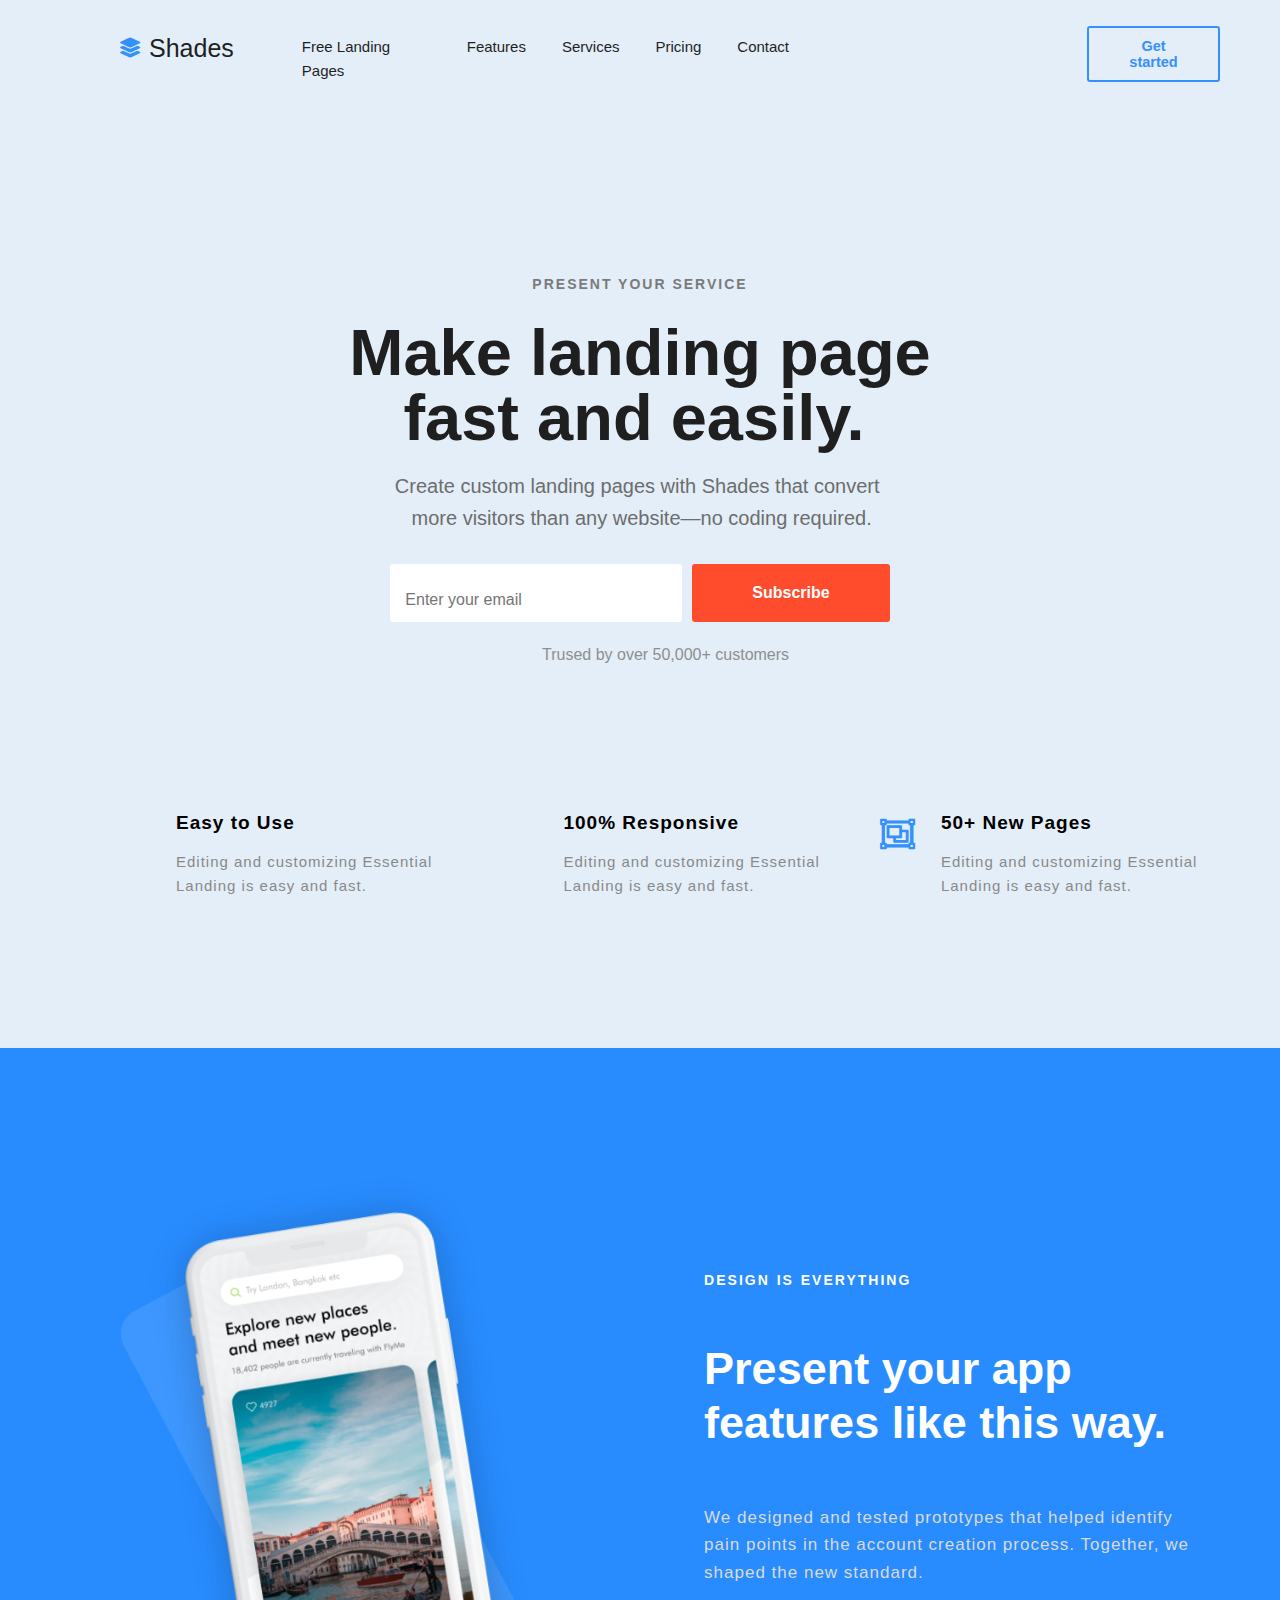
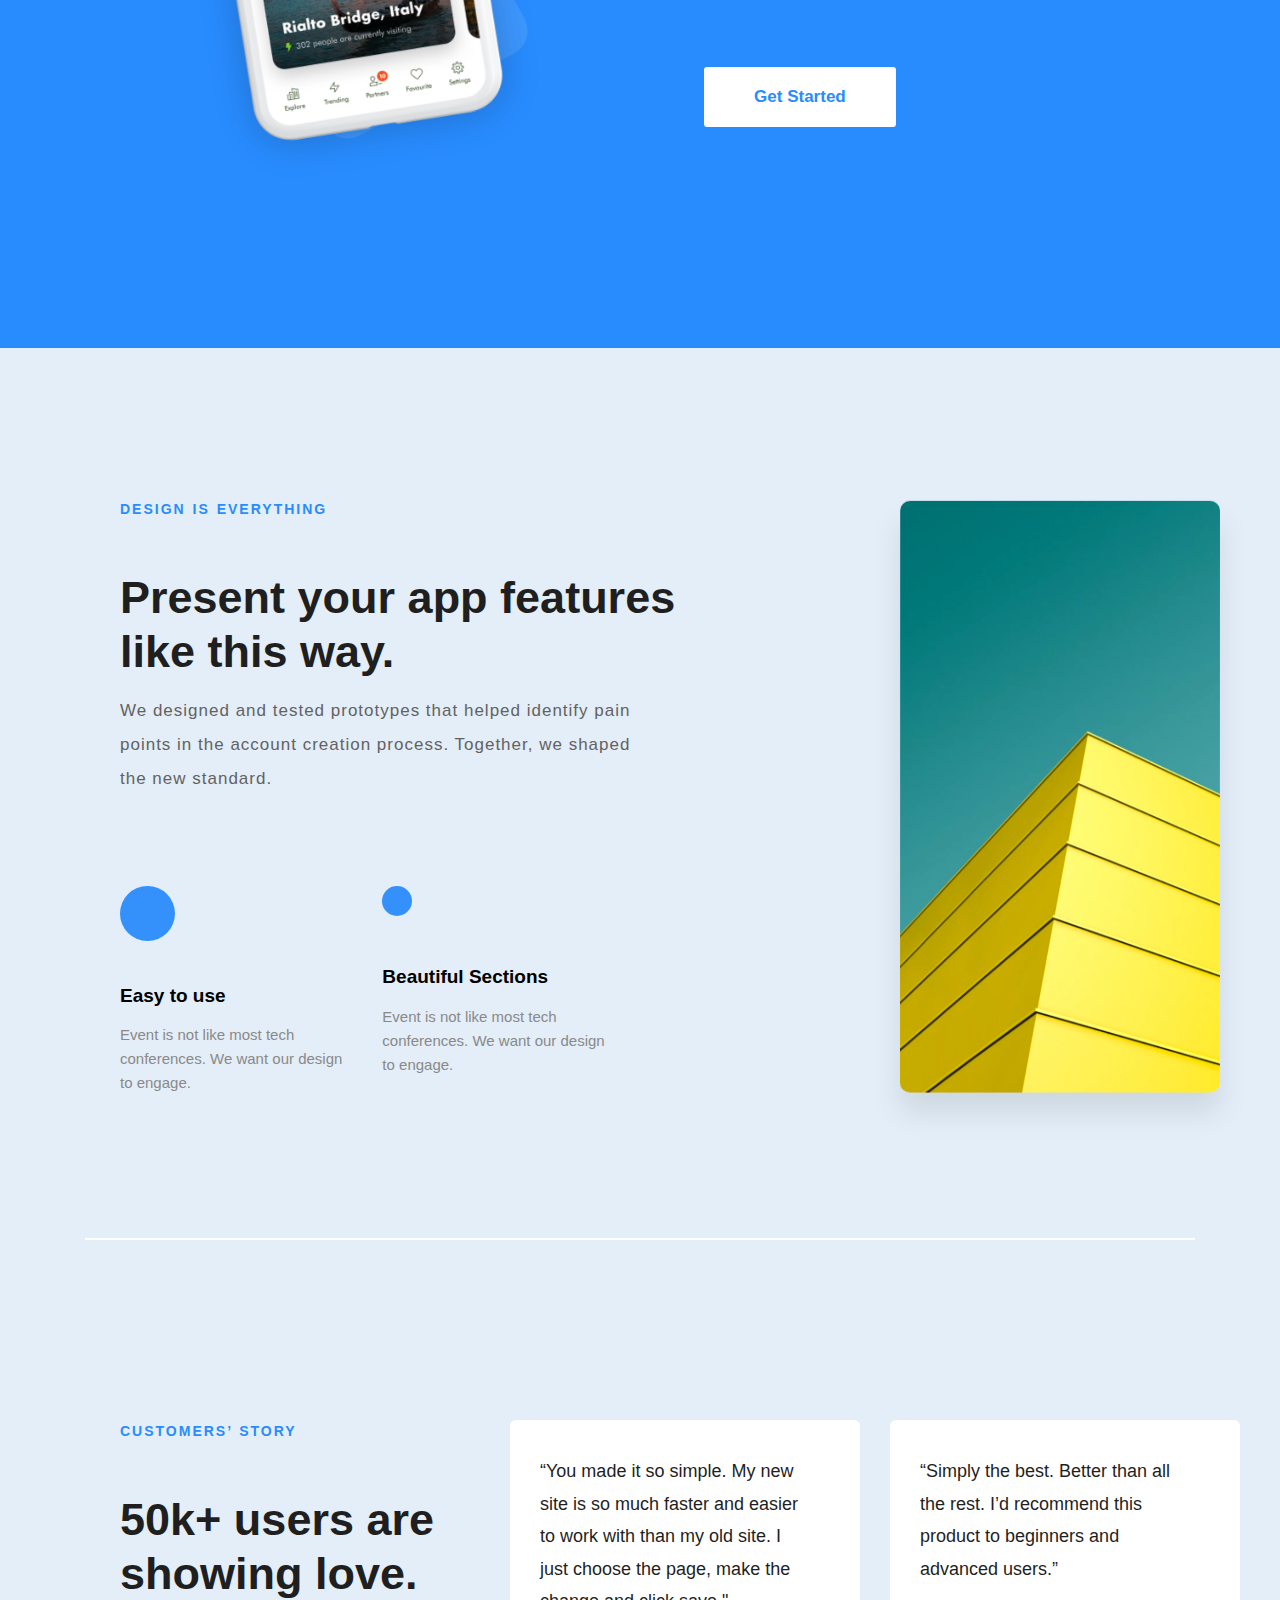
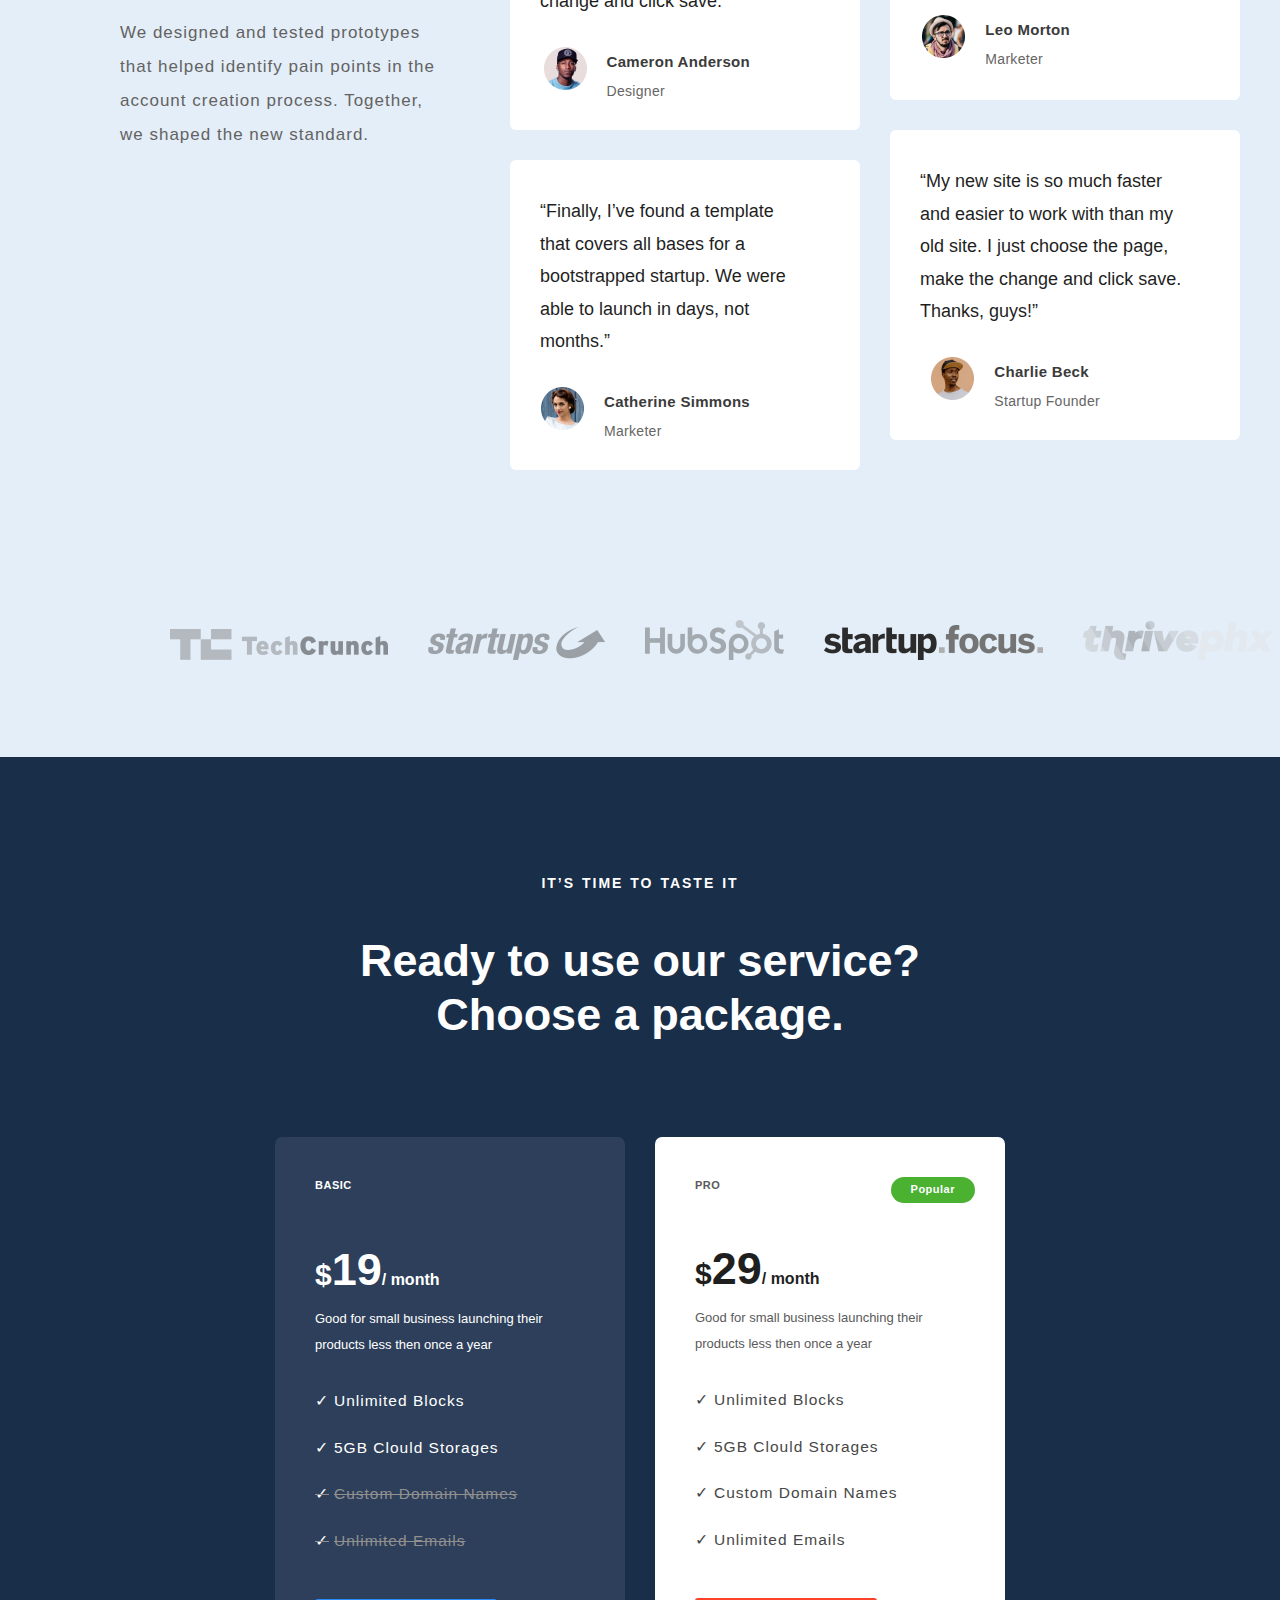
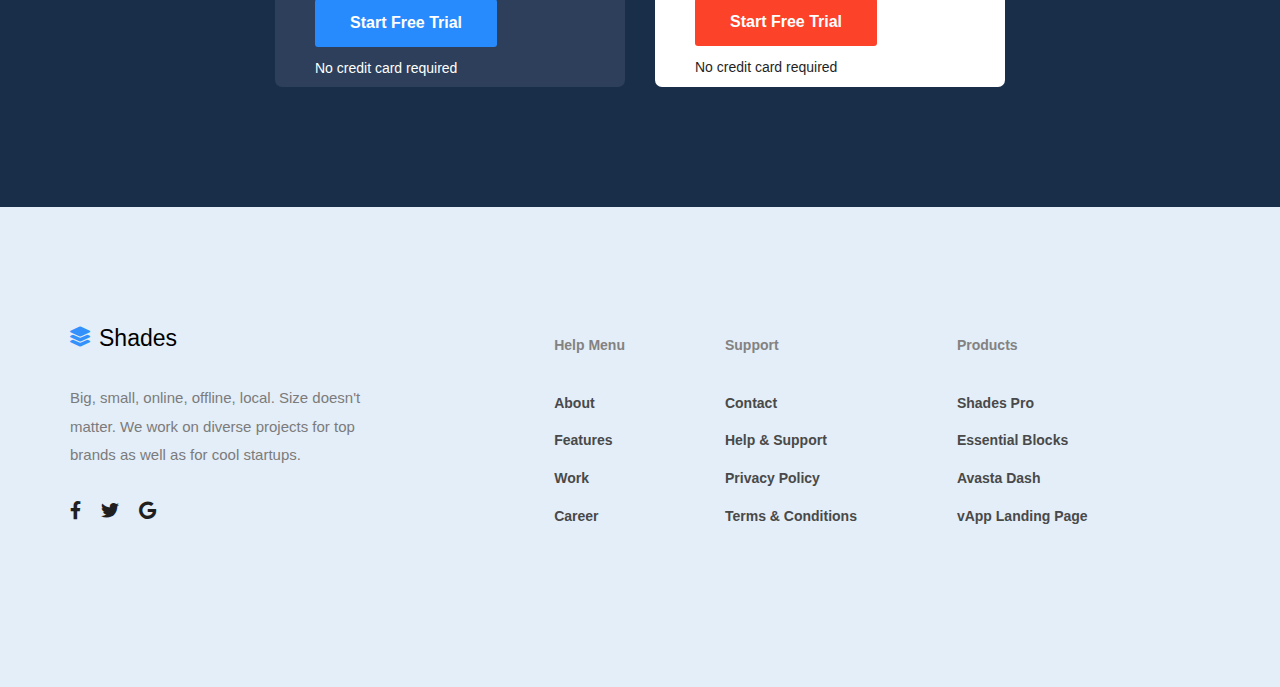
<file: index.html>
<!DOCTYPE html>
<html lang="en">
    <head>
        <title>Landing Page</title>
        <link rel="stylesheet" href="index.css">
        <link rel="stylesheet" href="https://pro.fontawesome.com/releases/v5.10.0/css/all.css">
    </head>
    <body>
        <header>
            <div id="sidebar">
                <div id="start">
                    <i class="fas fa-layer-group"></i>
                    <p>Shades</p>
                </div>
                <nav>
                    <ul class="head">
                        <li class="top">Free Landing Pages</li>
                        <li class="top">Features</li>
                        <li class="top">Services</li>
                        <li class="top">Pricing</li>
                        <li class="top">Contact</li>
                    </ul>
                </nav>
            </div>
            <div>
                <button type="button" id="getstarted">Get started</button>
            </div>
        </header>
            <div id="container">
                <div id="header">
                    <div id="present">
                        <p>PRESENT YOUR SERVICE</p>
                    </div>
                    <div id="make">
                    <p>Make landing page
   fast and easily.</p>
                    </div>
                    <div id="create">
                    <p>Create custom landing pages with Shades that convert 
   more visitors than any website—no coding required.</p>
                    </div>
                    <div id="fieldbutton">
                        <input type="email" placeholder="Enter your email">
                        <button type="button" id="subscribe" inputmode="Subscribe">Subscribe</button>
                    </div>
                    <div id="trusted">
                        <p>Trused by over 50,000+ customers</p>
                    </div>
                    <div id="blocks">
                        <div id="one">
                            <i class="far fa-pen"></i>
                            <div class="column"><p class="bold">Easy to Use</p>
                            <p class="slim">Editing and customizing Essential<br> Landing is easy and fast.</p></div>
                        </div>
                        <div id="two">
                            <i class="far fa-layer-group"></i>
                            <div class="column"><p class="bold">100% Responsive</p>
                            <p class="slim">Editing and customizing Essential<br> Landing is easy and fast.</p></div>
                        </div>
                        <div id="three">
                            <i class="far fa-object-group"></i>
                            <div class="column"><p class="bold">50+ New Pages</p>
                            <p class="slim">Editing and customizing Essential<br> Landing is easy and fast.</p></div>
                        </div>      
                    </div>
            </div>
            <div id="center"> 
                <div id="img1">
                    <img src="images/content01.png" alt="content01">
                </div>
                <div id="text">
                    <div id="design">
                        <p>DESIGN IS EVERYTHING</p>
                    </div>
                    <div id="feature">
                        <h1>Present your app 
features like this way.</h1>
                    </div>
                    <div id="pro">
                        <article>We designed and tested prototypes that helped identify
pain points in the account creation process. Together, we
shaped the new standard.
                        </article>
                    </div>
                    <div id="getstarted11">
                        <button type="button" id="getstarted1">Get Started</button>
                    </div>
                </div>
            </div>
            <div id="center2">
                <div id="text2">
                    <div class="design2">
                        <p>DESIGN IS EVERYTHING</p>
                    </div>
                    <div class="feature2">
                        <p>Present your app features<br> like this way.</p>
                    </div>
                    <div class="pro2">
                        <article>We designed and tested prototypes that helped identify pain<br>
                        points in the account creation process. Together, we shaped<br>
                        the new standard.</article>
                    </div>
                    <div id="blocks2">
                        <div id="one2">
                            <i class="far fa-pen"></i>
                            <p class="bold">Easy to use</p>
                            <p class="slim">Event is not like most tech<br> conferences. 
                        We want our design<br> to engage.</p>
                        </div>
                        <div id="two2">
                            <i class="far fa-draw-square"></i>
                            <p class="bold">Beautiful Sections</p>
                            <p class="slim">Event is not like most tech<br> conferences. 
                            We want our design<br> to engage.</p>
                        </div>
                    </div>
                </div>
                    <div id="img2">
                        <img src="images/content02.png" alt="content02">
                    </div>
            </div>
            <div id="hr"></div>
            <div id="center3">
                <div id="col">
                    <div id="text3">
                        <div class="design2">
                            <p>CUSTOMERS’ STORY</p>
                        </div>
                        <div class="feature2">
                            <p>50k+ users are<br> showing love.</p>
                        </div>
                        <div class="pro2">
                            <article>We designed and tested prototypes<br> that helped identify pain
                            points in the<br> account creation process. Together,<br> we shaped
                            the new standard.</article>
                        </div>
                    </div>
                    <div id="posts">
                        <div class="part">
                            <div id="post1"> 
                                <div class="art">
                                    <article>“You made it so simple. My new<br> site is so much faster 
                                    and easier<br> to work with than my old site. 
                                    I<br> just choose the page, make the<br> change and click save."</article>
                                </div>
                                <div class="nf">
                                    <div class="personal">
                                    <div class="name">
                                            <p>Cameron Anderson</p>
                                    </div>
                                    <div class="job">
                                        <p>Designer</p>
                                    </div>
                                    </div>
                                    <div id="photo">
                                        <img src="images/man1.png" alt="man1">
                                    </div>
                                </div>
                            </div>
                            <div id="post2">
                                <div class="art">
                                    <article>“Finally, I’ve found a template<br> that covers all bases for a<br> bootstrapped startup. 
                                    We were<br> able to launch in days, not<br> months.”</article>
                                </div>
                                <div class="nf">
                                    <div class="personal">
                                        <div class="name">
                                            <p>Catherine Simmons</p>
                                        </div>
                                        <div class="job">
                                            <p>Marketer</p>
                                        </div>
                                    </div>
                                    <div id="photo">
                                        <img src="images/woman.png" alt="woman">
                                    </div>
                                </div>
                            </div>
                        </div>
                        <div class="part">
                            <div id="post3">
                                <div class="art">
                                    <article>“Simply the best. Better than all<br> the rest. 
                                    I’d recommend this<br> product to beginners and<br> advanced users.”</article>
                                </div>
                                <div class="nf">
                                    <div class="personal">
                                        <div class="name">
                                            <p>Leo Morton</p>
                                        </div>
                                        <div class="job">
                                            <p>Marketer</p>
                                        </div>
                                    </div>
                                        <div id="photo">
                                            <img src="images/man.png" alt="man">
                                        </div>
                                </div>
                             </div>
                            <div id="post4">
                                <div class="art">
                                    <article>“My new site is so much faster<br> and easier to work with than my<br> old site. 
                                    I just choose the page,<br> make the change and click save.<br> Thanks, guys!”</article>
                                </div>
                                <div class="nf">
                                    <div class="personal">
                                        <div class="name">
                                            <p>Charlie Beck</p>
                                        </div>
                                        <div class="job">
                                            <p>Startup Founder</p>
                                        </div>
                                    </div>
                                    <div id="photo">
                                        <img src="images/man2.png" alt="man2">
                                    </div>
                                </div>
                            </div>
                        </div>
                </div>
            </div>
                <div id="logos">
                    <div class="logo">
                        <img src="images/logo1.png" alt="logo1">
                    </div>
                    <div class="logo">
                        <img src="images/logo2.png" alt="logo2">
                    </div>
                    <div class="logo">
                        <img src="images/logo3.png" alt="logo3">
                    </div>
                    <div class="logo">
                        <img src="images/logo4.png" alt="logo4">
                    </div>
                    <div class="logo">
                        <img src="images/logo5.png" alt="logo5">
                    </div>
                </div>
            </div>
            
            <div id="footer">
                <div id="text4">
                    <div class="design2">
                        <p>IT’S TIME TO TASTE IT</p>
                    </div>
                    <div class="feature2">
                        <p>Ready to use our service?<br> Choose a package.</p>
                    </div>
                </div>
                <div id="cards">
                <div class="card" id="card1">
                    <div class="basic">
                        <p>BASIC</p>
                    </div>
                    <div class="price">
                        <p class="dollar">$</p>
                        <p class="big">19</p>
                        <p class="small">/ month</p>
                    </div>
                    <div class="good">
                        <article>Good for small business launching 
                        their products less then once a year</article>
                    </div>
                    <div class="ability">
                        <ul class="birds">
                            <li class="full">Unlimited Blocks</li>
                            </li><li class="full">5GB Clould Storages</li>
                            </li><li class="cross">Custom Domain Names</li>
                            </li><li class="cross">Unlimited Emails</li>
                        </ul>
                    </div>
                    <div class="ft">
                        <button type="button" id="trial">Start Free Trial</button>
                    </div>
                    <div>
                        <p>No credit card required</p>
                    </div>
                </div>
                
                <div class="card" id="card2">
                    <div class="basic">
                        <p id="grey">PRO</p>
                        <p id="popular">Popular</p>
                    </div>
                    <div class="price">
                        <p class="dollar">$</p>
                        <p class="big">29</p>
                        <p class="small">/ month</p>
                    </div>
                    <div class="good">
                        <article>Good for small business launching 
                        their products less then once a year</article>
                    </div>
                    <div class="ability">
                        <ul class="birds">
                            <li class="full">Unlimited Blocks</li>
                            <li class="full">5GB Clould Storages</li>
                            <li class="full">Custom Domain Names</li>
                            <li class="full">Unlimited Emails</li>
                        </ul>
                    </div>
                    <div class="ft">
                        <button type="button" id="trial2">Start Free Trial</button>
                    </div>
                    <div>
                        <p>No credit card required</p>
                    </div>
                </div>
                </div>
            </div>

        </div>

        <footer>
            <div id="bottombar">
                <div id="downbar">
                    <div id="blue">
                    <i class="fas fa-layer-group" id="blueone"></i>
                    <h2>Shades</h2>
                    </div>
                    <article>Big, small, online, offline, local. 
                    Size doesn't<br> matter. We work on diverse projects 
                    for top<br> brands as well as for cool startups.
                    </article>
                    <div id="networks">
                        <i class="fab fa-facebook-f" id="uno"></i>
                        <i class="fab fa-twitter" id="dos"></i>
                        <i class="fab fa-google" id="tres"></i>
                    </div>
                </div>
                <div id="navbar">
                    <div id="first">
                        <nav>
                            <ul class="bottom">
                                <li class="heading">Help Menu</li>
                                <li class="items"> <a href="about.html">About</a></li>
                                <li class="items"><a href="">Features</a></li>
                                <li class="items"><a href="">Work</a></li>
                                <li class="items"><a href="">Career</a></li>
                            </ul>
                        </nav>
                    </div>
                    <div id="second">
                        <nav>
                            <ul class="bottom">
                                <li class="heading">Support</li>
                                <li class="items"><a href="">Contact</a></li>
                                <li class="items"><a href="">Help & Support</a></li>
                                <li class="items"><a href="">Privacy Policy</a></li>
                                <li class="items"><a href="">Terms & Conditions</a></li>
                            </ul>
                        </nav>
                    </div>
                    <div id="third">
                        <nav>
                            <ul class="bottom">
                                <li class="heading">Products</li>
                                <li class="items"><a href="">Shades Pro</a></li>
                                <li class="items"><a href="">Essential Blocks</a></li>
                                <li class="items"><a href="">Avasta Dash</a></li>
                                <li class="items"><a href="">vApp Landing Page</a></li>
                            </ul>
                        </nav>
                    </div>
                </div>
            </div>
        </footer>
    </body>
</html>
</file>
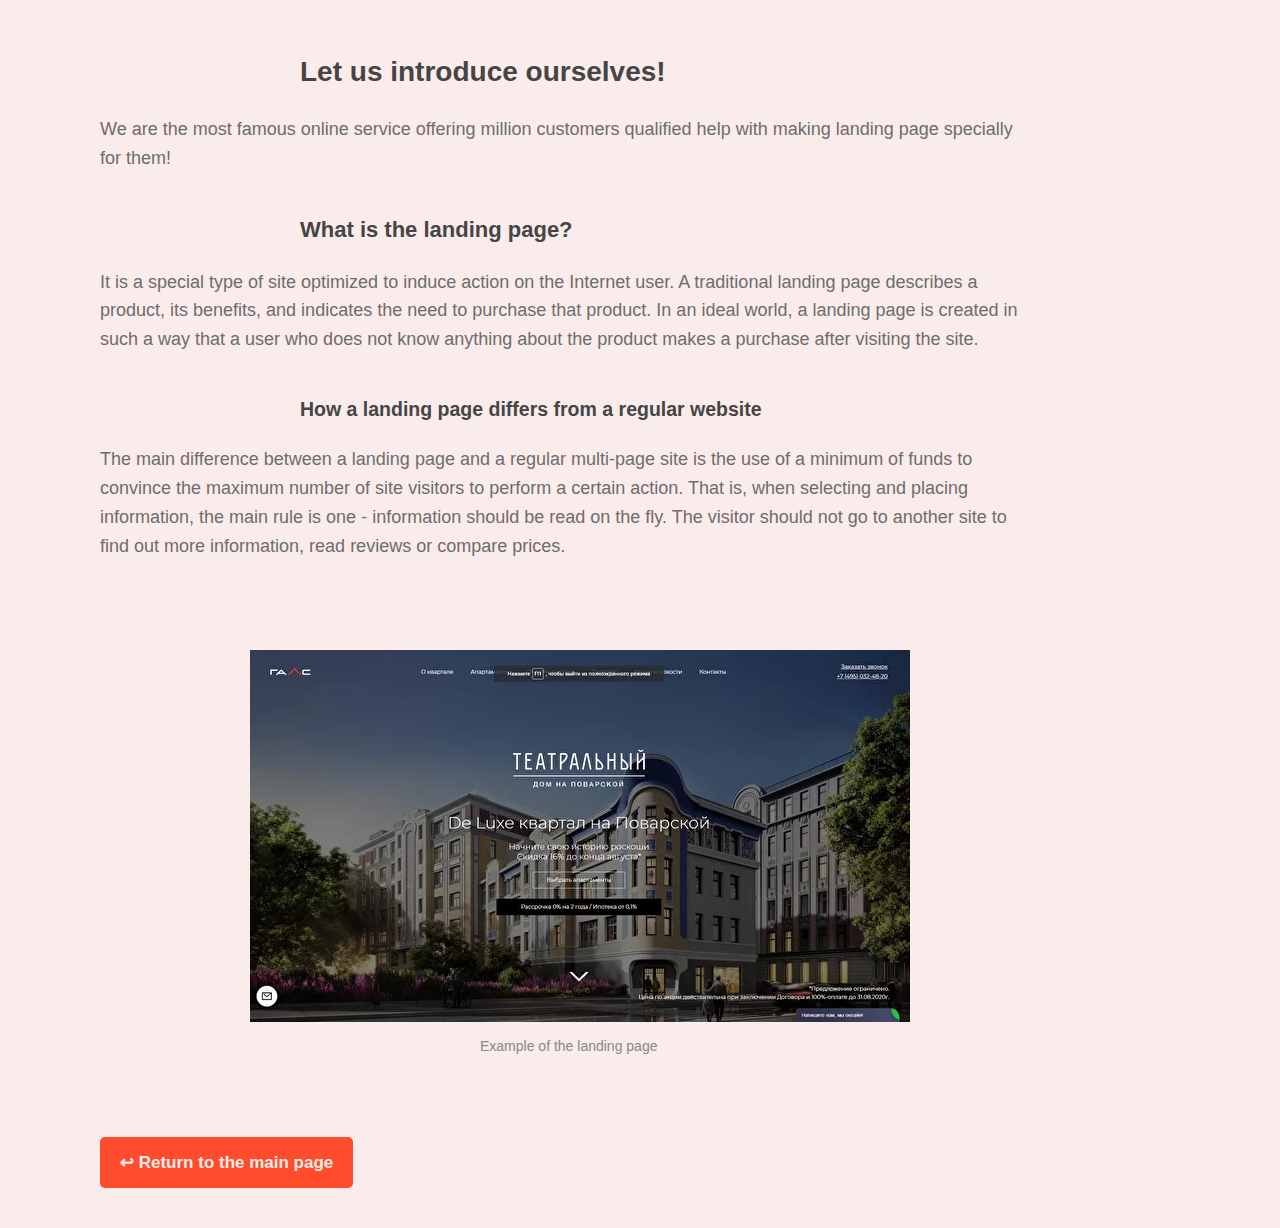
<file: about.html>
<!DOCTYPE html>
<html lang="en">
<head>
    <title>About Us</title>
    <link rel="stylesheet" href="about.css">
</head>
<body>
    <div id="all">
        <div id="info">
            <div class="text">
                <h1>
                    Let us introduce ourselves!
                </h1>
                <p>
                    We are the most famous online service 
                    offering million customers qualified help with 
                    making landing page specially for them!
                </p>
            </div>
            <div class="text">
                <h2>
                    What is the landing page?
                </h2>
                <p>
                    It is a special type of site optimized to 
                    induce action on the Internet user. A 
                    traditional landing page describes a product, 
                    its benefits, and indicates the need to 
                    purchase that product. In an ideal world, a 
                    landing page is created in such a way that a 
                    user who does not know anything about the 
                    product makes a purchase after visiting the 
                    site.
                </p>
            </div>
            <div class="text">
                <h3>
                    How a landing page differs from a regular 
                    website
                </h3>
                <p>
                    The main difference between a landing page 
                    and a regular multi-page site is the use of a 
                    minimum of funds to convince the maximum 
                    number of site visitors to perform a certain 
                    action. That is, when selecting and placing 
                    information, the main rule is one - 
                    information should be read on the fly. The 
                    visitor should not go to another site to find 
                    out more information, read reviews or compare 
                    prices.
                </p>
            </div>
        </div>
        <div id="img">
            <img src="images/Example-2.webp" alt="example-2">
            <figure>Example of the landing page</figure>
        </div>
        <div id="ref">
            <button type="button"><a href="index.html"> &#8617; Return to the main page</a></button>
        </div>
    </div>
</body>
</html>
</file>
<file: index.css>
* {
	margin: 0;
	padding: 0;
    box-sizing: border-box;
}

html {
    -webkit-text-size-adjust: 100%;
    -webkit-tap-highlight-color: transparent;
}

body {
    font-family: "Karla", sans-serif;
    font-size: 14px;
    line-height: 1.6;
    color: #1f1f1f;
    background: #e3eef8;
}

header {
    display: flex;
}

div#start {
    display: flex;
    padding: 28px 50px 0 120px;
    font-size: 25px;
}

div#start i {
    color: #3491fc;
    font-size: 20px;
    line-height: 2;
    padding-right: 9px;
}

div#sidebar {
    font-size: 15px;
    display: flex;
}

ul.head {
    list-style-type: none;
    margin: 0;
    padding: 0;
    display: flex;
}

li.top {
    float: left;
    padding: 35px 18px 0;
}

button#getstarted {
    font-size: 14.5px;
    background: #e3eef8;
    font-weight: 700;
    color: #3491fc;
    border: 2px solid #3491fc;
    padding: 10px 28px;
    margin: 26px 60px 0 280px;
    border-radius: 3px;
}

div#container {
    padding-top: 190px;
    padding-bottom: 120px;
}

div#present {
    letter-spacing: 2px;
    padding-bottom: 25px;
    display: flex;
    justify-content: center;
    font-weight: bold;
    color: rgb(122, 122, 122);
}

div#make {
    font-weight: 600;
    line-height: 1;
    display: flex;
    justify-content: center;
    font-size: 65px;
    white-space: pre;
    padding-bottom: 20px;
}

div#create {
    font-size: 20px;
    color: rgb(109, 109, 109);
    justify-content: center;
    display: flex;
    white-space: pre;
    margin-bottom: 20px;
}

div#fieldbutton {
    display: flex;
    padding-top: 10px;
    padding-bottom: 20px;
    justify-content: center;
}

input {
    text-align: match-parent;
    padding: 20px 70px 8px 15px;
    margin-right: 10px;
    border: 0;
    border: none;
    font: inherit;
    font-size: 16px;
    color: rgb(160, 159, 159);
    border-radius: 3px;
}

button#subscribe {
    max-height: 60px;
    border-radius: 3px;
    font-size: 16px;
    background: #ff4c2d;
    font-weight: 700;
    color: white;
    border: none;
    padding: 20px 60px;
}

div#trusted {
    font-size: 16px;
    color: rgb(143, 143, 143);
    padding: 0 0 140px 542px;
}

div#blocks {
    margin-left: 95px;
    display: flex;
    padding: 0 20px 150px 20px;
    letter-spacing: 1px;
}

div#one {
    padding: 0 60px 0 0;
    display: flex;
}

div#one i {
    color: #3491fc;
    font-size: 35px;
    padding-right: 25px;
    line-height: 1.5;
}

div#two {
    padding: 0 60px 0 10px;
    display: flex;
}

div#two i {
    color: #3491fc;
    font-size: 35px;
    padding-right: 25px;
    line-height: 1.5;
}

div#three {
    display: flex;
}

div#three i {
    color: #3491fc;
    font-size: 35px;
    line-height: 1.5;
    padding-right: 25px;
}

div#center {
    display: flex;
    max-height: 900px;
    background: rgb(40, 140, 255);
    width: 100%;
}

div#img1 {
    display: flex;
    margin: 130px 0 170px 120px;
    max-height: 640px;
}

div#text {
    color: white;
    margin: auto;
}

div#design p{
    padding-bottom: 50px;
    letter-spacing: 2px;
    word-spacing: 1px;
    font-weight: bolder;
}

div#feature h1{
    font-size: 45px;
    white-space: pre;
    line-height: 1.2;
}

div#pro {
    white-space: pre;
    font-size: 17px;
    color: rgb(218, 218, 218);
    letter-spacing: 1px;
}

button#getstarted1 {
    font-weight: bolder;
    font-size: 17px;
    color: rgb(40, 140, 255);
    background: white;
    padding: 20px 50px;
    border: none;
    border-radius: 3px;
}

div#img2 {
    display: flex;
    margin: 150px 0 100px 0;
    max-height: 640px;
}

div#text2 {
    float: left;
    margin: auto 200px auto 120px;
}

div.design2 {
    padding-bottom: 50px; /* text decoration */
    letter-spacing: 2px;
    word-spacing: 1px;
    font-weight: bolder;
    color: rgb(40, 140, 255);
}

div.feature2 {
    font-size: 45px;
    line-height: 1.2;
    padding-bottom: 15px;
    font-weight: bolder;
}

div.pro2 {
    font-size: 17px;
    color: rgb(99, 98, 98);
    letter-spacing: 1px;
    line-height: 2;
    padding-bottom: 90px;
}

div#blocks2 {
    display: flex;
}

div#one2 {
    padding-right: 20px; 
}

div#one2 i {
    font-size: 25px;
    color: white;
    background: #3491fc;
    padding: 15px;
    border-radius: 100px;
    margin-bottom: 40px;
}

div#two2 {
    padding-left: 20px;
}

div#two2 i {
    font-size: 25px;
    color: white;
    background: #3491fc;
    padding: 15px;
    border-radius: 100px;
    margin-bottom: 40px;
}

p.bold {
    font-size: 19px;
    color: black;
    font-weight: 600;
    padding-bottom: 12px;
}

p.slim {
    font-size: 15px;
    color: rgb(138, 137, 137);
}


div#hr {
    height: 0;
    border: solid 0.5px white;
    width: 1110px;
    margin-left: auto;
    margin-right: auto;
}

div#col {
    display: flex;
    max-width: 1140px;
    padding-bottom: 120px;
}

div#center3 {
    padding-left: 120px;
}

div#text3 {
    display: block;
    padding-top: 180px;
    width: 350px;
}

div#posts {
    display: flex;
    padding-top: 180px;
    padding-left: 40px;
    max-width: 730px;
}



div#post1 {
    background-color: white;
    height: 310px;
    width: 350px;
    margin-right: 30px;
    margin-bottom: 30px;
    padding: 35px 60px 35px 30px;
    border-radius: 6px;
}

.art{
    font-size: 18px;
    line-height: 1.8;
}

.personal {
    display: block;
    line-height: 2;
    letter-spacing: 0.3px;
}

.nf {
    display: flex;
    flex-direction: row-reverse;
    padding-top: 30px;
}


 div#post1 p {
    text-align: left;
    padding-right: 50px;
 }

div#post1 img {
    padding-right: 20px;
 }

div.name {
    text-align: right;
    font-size: 15px;
    font-weight: bolder;
    color: rgb(59, 59, 59);
}

div.job {
    text-align: right;
    color: rgb(102, 101, 101);
}

div#post2 {
    background-color: white;
    height: 310px;
    width: 350px;
    margin-right: 30px;
    margin-bottom: 30px;
    padding: 35px 60px 35px 30px;
    border-radius: 6px;
}


div#post2 p {
    text-align: left;
    padding-right: 50px;
    
 }

div#post2 img {
    padding-right: 20px;
 }

div#post3 {
    background-color: white;
    height: 280px;
    width: 350px;
    margin-right: 30px;
    margin-bottom: 30px;
    padding: 35px 60px 35px 30px;
    border-radius: 6px;
}

div#post3 p {
    text-align: left;
    padding-right: 110px;
    
 }

div#post3 img {
    padding-right: 20px;
 }

div#post4 {
    background-color: white;
    height: 310px;
    width: 350px;
    margin-right: 30px;
    margin-bottom: 30px;
    padding: 35px 50px 35px 30px;
    border-radius: 6px;
}

div#post4 p {
    text-align: left;
    padding-right: 90px;
 }

 div#post4 img {
    padding-right: 20px;
 }

 div#logos {
    display: flex;
    align-items: flex-end;
    padding-left: 50px;
    padding-bottom: 90px;
 }

 .logo {
    padding-right: 40px;
 }

.logo img {
    -webkit-filter: grayscale(100%);
    filter: grayscale(100%);
}

#footer {
    background: rgb(25, 46, 73);
    width: 100%;
    height: 1050px;
    padding-top: 125px;
}

#text4 {
    color: white;
    text-align: center;
    padding-bottom: 80px;
    line-height: 2px;
}

#text4 .design2 {
    color: white;
}

#cards {
    display: flex;
    justify-content: center;
    padding-bottom: 120px;
}

.card {
    width: 350px;
    height: 550px;
    border-radius: 7px;
    padding: 40px 30px 40px 40px;
}

#card1 {
    background: rgb(45, 63, 90);
    color: white;
    margin-right: 15px;
}

#card2 {
    background: white;
    margin-left: 15px;
}

.basic {
    padding-bottom: 40px;
    font-size: 11px;
    font-weight: 600;
    letter-spacing: 0.5px;
    display: flex;
    justify-content: space-between;
  }

#card2 .basic {
    padding-bottom: 30px;
  }

#card2 .basic #grey {
    color: rgb(90, 90, 90);
  }

#popular {
    padding: 4.5px 20px;
    background: rgb(74, 177, 49);
    color: white;
    border-radius: 15px;
  }

.price {
    display: flex;
 }

.dollar {
    font-size: 30px;
    font-weight: bolder;
    padding-top: 17px;
  }

.big {
    font-size: 45px;
    font-weight: bolder;
  }

.small {
    font-size: 16px;
    padding-top: 33px;
    font-weight: bolder;
  }

.good {
    line-height: 2;
    padding-bottom: 20px;
    font-size: 13px;
  }

#card2 .good {
    color: rgb(90, 90, 90);
}

ul.birds {
    list-style: none;
    line-height: 3;
    font-size: 15.5px;
    padding-bottom: 35px;
    letter-spacing: 1px;
  }

#card2 ul {
    color: rgb(71, 71, 71);
  }

ul.birds li:before {
    padding-right: 5px;
    content: '✓';
  }

li.cross {
    color: rgb(145, 143, 143);
    text-decoration: line-through;
  }

ul li.cross:before {
    text-decoration: none;
    color: white;
  }

#trial {
    padding: 15px 35px;
    border-radius: 3px;
    border: none;
    background: #288bfd;
    color: white;
    font-size: 16px;
    font-weight: 600;
    margin-bottom: 10px;
  }

#trial2 {
    padding: 15px 35px;
    border-radius: 3px;
    border: none;
    background: #fc432a;
    color: white;
    font-size: 16px;
    font-weight: 600;
    margin-bottom: 10px;
  }

footer {
    max-width: 1140px;
    padding-right: 15px;
    padding-left: 15px;
    margin-right: auto;
    margin-left: auto;
    padding-bottom: 60px;
}

#blue {
    display: flex;
}

#blueone {
    font-size: 20px;
    padding-right: 9px;
    color: #3491fc;
}

#networks {
    font-size: 18px;
    padding-top: 30px;
}

i#uno {
    padding-right: 15px;
}

i#dos {
    padding-right: 15px;
}


div#bottombar {
    display: flex;
    font-weight: 400;
    line-height: 22.4px;
    margin-left: -15px;
    margin-right: -15px;
}


div#downbar {
    width: 330px;
}

div#bottombar article {
    color:rgb(124, 123, 123);
    font-size: 15px;
    line-height: 1.9;
}

h2 {
    font-size: 23px;
    font-weight: lighter;
    color: black;
    padding-bottom: 35px;
}

div#navbar {
    display: flex;
    line-height: 2.7;
    width: 700px;
    margin-left: 175px;
    height: 300px;
}

ul.bottom {
    list-style-type: none;
   
}

div#first {
    padding-right: 100px;
}

div#second {
    padding-right: 100px;
}

li.heading {
    padding-bottom: 20px;
    color: rgb(131, 130, 130);
    font-weight: bolder;
}

li.items {
    color: rgb(73, 73, 73);
    font-weight: bolder;
}

a {
    text-decoration: none;
    color: rgb(73, 73, 73);
}


a:hover {
    color: #3491fc; 
    border-bottom: .05em solid;
}

a:active {
    color: #81adff; 
    border-bottom: .05em dashed;
  }
</file>
<file: about.css>
* {
	margin: 0;
	padding: 0;
    box-sizing: border-box;
}

html {
    -webkit-text-size-adjust: 100%;
    -webkit-tap-highlight-color: transparent;
}

body {
    font-family: "Karla", sans-serif;
    font-size: 14px;
    line-height: 1.6;
    color: #454546;
    background: #faecea;
}

#all {
    display: block;
    padding: 50px 250px 40px 100px;
}

#info {
    padding-bottom: 50px;
}

.text {
    padding-bottom: 40px;
}

h1, h2, h3 {
    padding-left: 200px;
    padding-bottom: 20px;
}

h2 {
    font-size: 22px;
}

h3 {
    font-size: 19.5px;
}

p {
    font-size: 18px;
    color: rgb(109, 109, 109);
}

a {
    text-decoration: none;
    color: #f8edea;
}

#img {
    padding-left: 150px;
    padding-bottom: 80px;
}

figure {
    font-size: 14px;
    color: rgb(135, 136, 136);
    padding-top: 6px;
    padding-left: 230px;
}

button {
    font-weight: bolder;
    font-size: 17px;
    background: #ff4c2d;
    padding: 15px 20px;
    border: none;
    border-radius: 5px;
}
</file>
